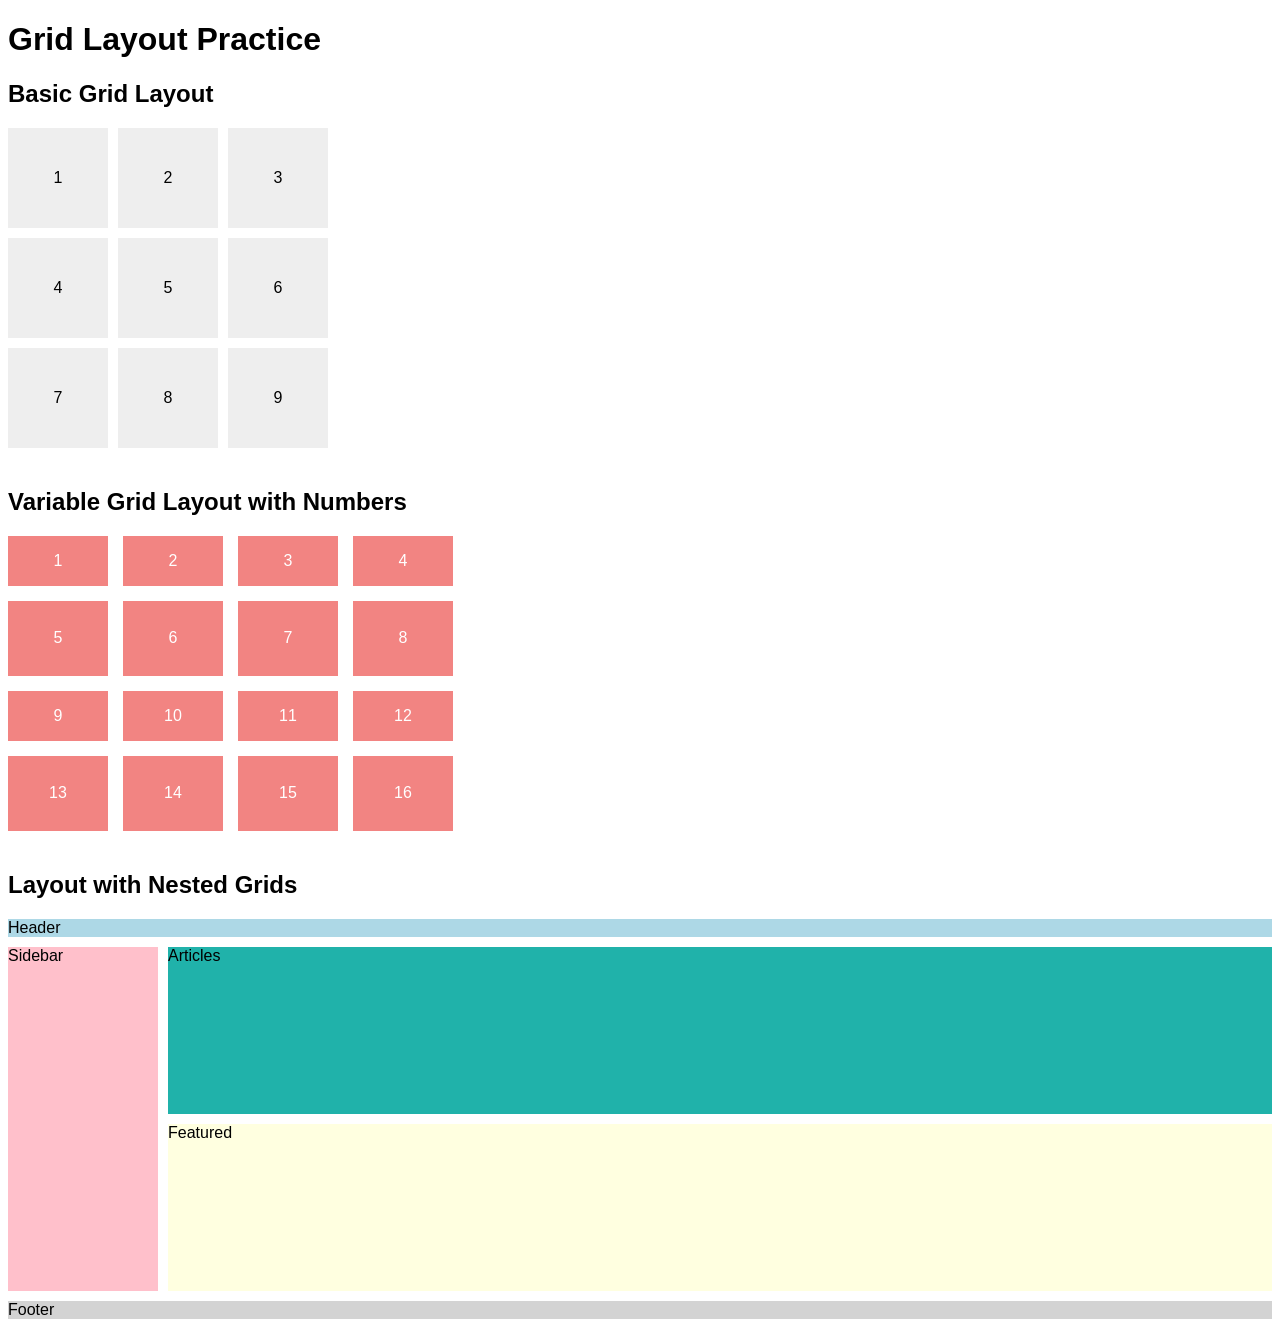
<file: part1/index.html>
<!DOCTYPE html>
<html lang="en">
<head>
    <meta charset="UTF-8">
    <meta name="viewport" content="width=device-width, initial-scale=1.0">
    <title>Grid Layout Practice</title>
    <link rel="stylesheet" href="css/styles.css">
</head>
<body>
    <h1>Grid Layout Practice</h1>
    <h2>Basic Grid Layout</h2>
    <div class="g1">
        <div class="box">1</div> <div class="box">2</div> <div class="box">3</div>
        <div class="box">4</div> <div class="box">5</div> <div class="box">6</div>
        <div class="box">7</div> <div class="box">8</div> <div class="box">9</div>
    </div>

    <h2>Variable Grid Layout with Numbers</h2>
    <div class="g2">
        <div>1</div><div>2</div><div>3</div><div>4</div>
        <div>5</div><div>6</div><div>7</div><div>8</div>
        <div>9</div><div>10</div><div>11</div><div>12</div>
        <div>13</div><div>14</div><div>15</div><div>16</div>
    </div>

    <h2>Layout with Nested Grids</h2>
    <div class="g3">
        <header>Header</header>
        <aside>Sidebar</aside>
        <main>
            <div class="articles">Articles</div>
            <div class="featured">Featured</div>
        </main>
        <footer>Footer</footer>
    </div>
</body>
</html>
</file>
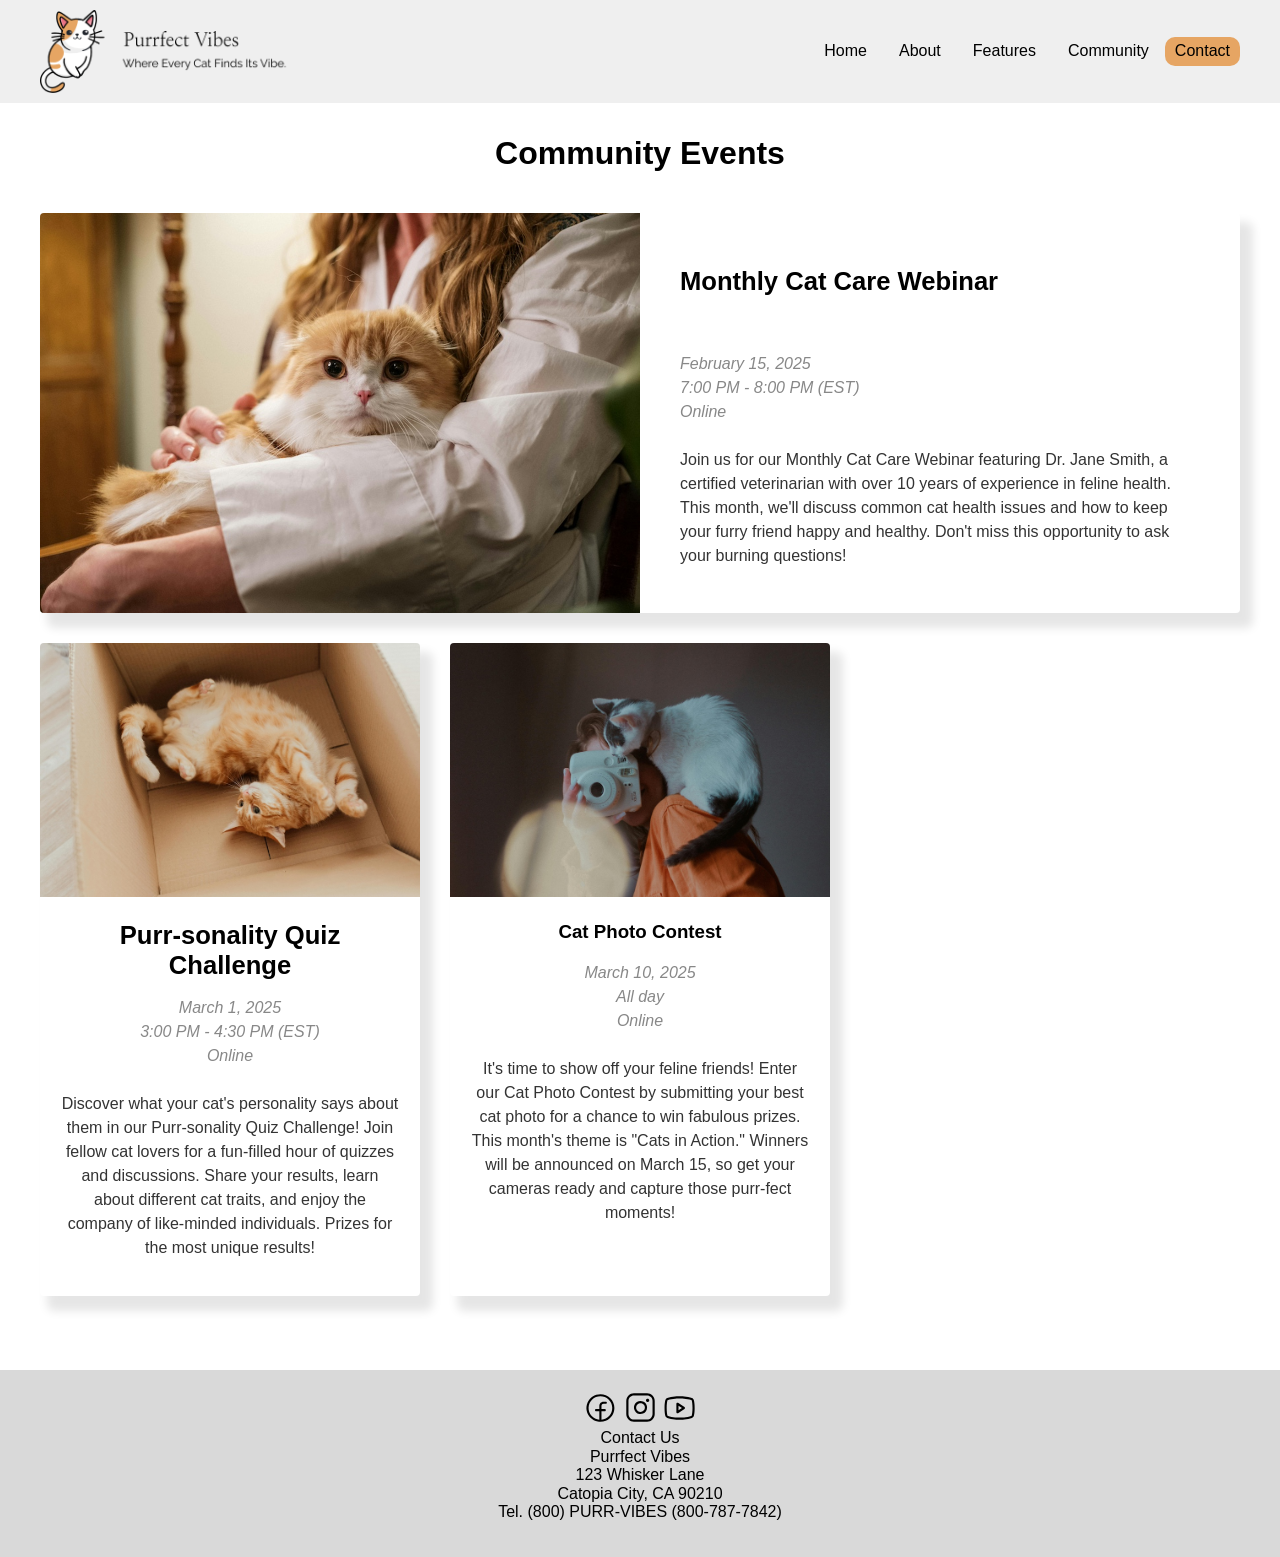
<file: part2/community.html>
<!doctype html>
<html lang="en">
<head>
	<meta charset="utf-8">
	<title>Purrfect Vibes Community Events</title>
    <link rel="stylesheet" href="css/normalize.css">
    <link rel="stylesheet" href="css/styles.css">
</head>

<body>
    <header>
        <div class="container">
            <img src="images/logo.png" alt="logo">
            <nav class="nav1">
                <ul>
                    <li><a href="#">Home</a></li>
                    <li><a href="#">About</a></li>
                    <li><a href="#">Features</a></li>
                    <li><a href="#">Community</a></li>
                </ul>
            </nav>
            <a href="#" class="button">Contact</a>
        </div>
    </header>
<h1>Community Events</h1>
<section class="community container">
    <div class="event-block featured">
        <img src="images/event-cat-care.jpg" alt="cat care">
        <div>
            <h2>Monthly Cat Care Webinar</h2>
            <p><span>February 15, 2025</span><br>
                <span>7:00 PM - 8:00 PM (EST)<br>
                Online</span><br><br>
                Join us for our Monthly Cat Care Webinar featuring Dr. Jane Smith, a certified veterinarian with over 10 years of experience in feline health. This month, we'll discuss common cat health issues and how to keep your furry friend happy and healthy. Don't miss this opportunity to ask your burning questions!</p>
        </div>
    </div>
    <div class="event-block">
        <img src="images/event-cat-quiz.jpg" alt="cat quizzes">
        <h2>Purr-sonality Quiz Challenge</h2>
        <p><span>March 1, 2025</span><br>
            <span>3:00 PM - 4:30 PM (EST)<br>
            Online</span><br><br>
            Discover what your cat's personality says about them in our Purr-sonality Quiz Challenge! Join fellow cat lovers for a fun-filled hour of quizzes and discussions. Share your results, learn about different cat traits, and enjoy the company of like-minded individuals. Prizes for the most unique results!</p>
    </div>
    <div class="event-block">
        <img src="images/event-cat-photo.jpg" alt="cat community">
        <h3>Cat Photo Contest</h3>
        <p><span>March 10, 2025</span><br>
            <span>All day<br>
            Online</span><br><br>
            It's time to show off your feline friends! Enter our Cat Photo Contest by submitting your best cat photo for a chance to win fabulous prizes. This month's theme is "Cats in Action." Winners will be announced on March 15, so get your cameras ready and capture those purr-fect moments!</p>
    </div>
</section>
<footer>
    <div>
        <a href="#"><img src="images/facebook.svg" alt="Facebook"></a>
        <a href="#"><img src="images/instagram.svg" alt="Instagram"></a>
        <a href="#"><img src="images/youtube.svg" alt="Youtube"></a>
    </div>
    <p>
        Contact Us<br>
        Purrfect Vibes<br>
        123 Whisker Lane<br>
        Catopia City, CA 90210<br>
        Tel. (800) PURR-VIBES (800-787-7842)<br>
    </p>
</footer>
</body>
</html>
</file>
<file: part1/css/styles.css>
body {
    font-size: 16px;
    font-family: Verdana, Geneva, Tahoma, sans-serif;
}

/* --- Basic Grid Layout --- */

.g1 {
    display: grid;
    grid-template-columns: repeat(3, 100px);
    grid-template-rows: repeat(3, 100px);
    gap: 10px;
    margin-bottom: 40px;
}

.box {
    background-color: #eeeeee;
    display: flex;
    justify-content: center;
    align-items: center;
}

/* --- Variable Grid layout with Numbers --- */

.g2 {
    display: grid;
    grid-template-columns: repeat(4, 100px);
    grid-template-rows: 50px minmax(75px, 1fr) 50px minmax(75px, 1fr);
    gap: 15px;
    margin-bottom: 40px;
}

.g2 div {
    background-color: #f28482;
    display: flex;
    align-items: center;
    justify-content: center;
    color: white;
}

/* --- Layout with Nested Grids --- */
.g3 {
    display: grid;
    height: 400px;
    grid-template-columns: 150px 1fr;
    grid-template-rows: auto 1fr auto;
    gap: 10px;
}

.g3 header {
    grid-column: 1 / -1;
    background-color: #add8e6;
}

.g3 aside {
    background-color: #ffc0cb;
}

.g3 main {
    display: grid;
    grid-template-rows: 1fr 1fr;
    gap: 10px;
}

.g3 .articles {
    background-color: #20b2aa;
}

.g3 .featured {
    background-color: #ffffe0;
}

.g3 footer {
    grid-column: 1 / -1;
    background-color: #d3d3d3;
}
</file>
<file: part2/css/styles.css>
body {
    font-size: 16px;
    font-family: Arial, Helvetica, sans-serif;
    margin: 0;
}
h1 {
    font-size: 2em;
    font-weight: bold;
    text-align: center;
    margin: 1rem 0;
}
h2 {
    font-size: 1.6em;
    margin: 1rem 0;
}
p {
    margin: 0 0 1rem 0;
}
.container {
    max-width: 1200px;
    margin: auto;
    padding: 10px;
}
a {
    color: #e6a563;
}
header {
    background-color: #efefef;
    position: sticky;
    top: 0;
}
header a {
    text-decoration: none;
    color: #000
}
header a:hover {
    color: #e6a563;
}
header .container {
    padding: 10px;
    margin-bottom: 2em;
    display: flex;
    align-items: center;
    justify-content: flex-end;
}
header img {
    width: 250px;
    margin-right: auto;

}
header ul {
    list-style-type: none;
    display: flex;
    align-items: center;
}
.button {
    background-color: #e6a563;
    border-radius: 10px;
    padding: 5px 10px;
}
.button:hover {
    background-color: #fff;
}
nav li {
    margin: 0 1em;
}
footer {
    text-align: center;
    background-color: #D9D9D9;
    padding: 20px;
}
footer img {
    width: 35px;
}

/* --- Community Grid Layout --- */

.community {
    display: grid; 
    grid-template-columns: 1fr 1fr 1fr; 
    gap: 30px;
    margin-top: 2rem;
    margin-bottom: 4rem;
}

/* Featured event spans both columns */
.event-block.featured {
    grid-column: 1 / span 3; 
    display: grid;
    grid-template-columns: 1fr 1fr; 
    align-items: center;
    text-align: left;
}

/* General styling for all event blocks to match prototype */
.event-block {
    background-color: #fff;
    box-shadow: 10px 12px 10px 3px rgba(0,0,0,0.1); 
    border-radius: 4px;
    overflow: hidden;
    text-align: center; 
}

.event-block img {
    width: 100%;
    height: auto;
    display: block;
}

.event-block h2, 
.event-block h3 {
    padding: 0 20px;
    margin-top: 1.5rem;
}

.event-block p {
    padding: 0 20px 20px 20px;
    line-height: 1.5;
    color: #333;
}

.event-block p span {
    font-style: italic;
    color: #888;
}

/* Adjusting the text for the featured horizontal layout */
.event-block.featured p,
.event-block.featured h2 {
    padding: 20px 40px;
}
</file>
